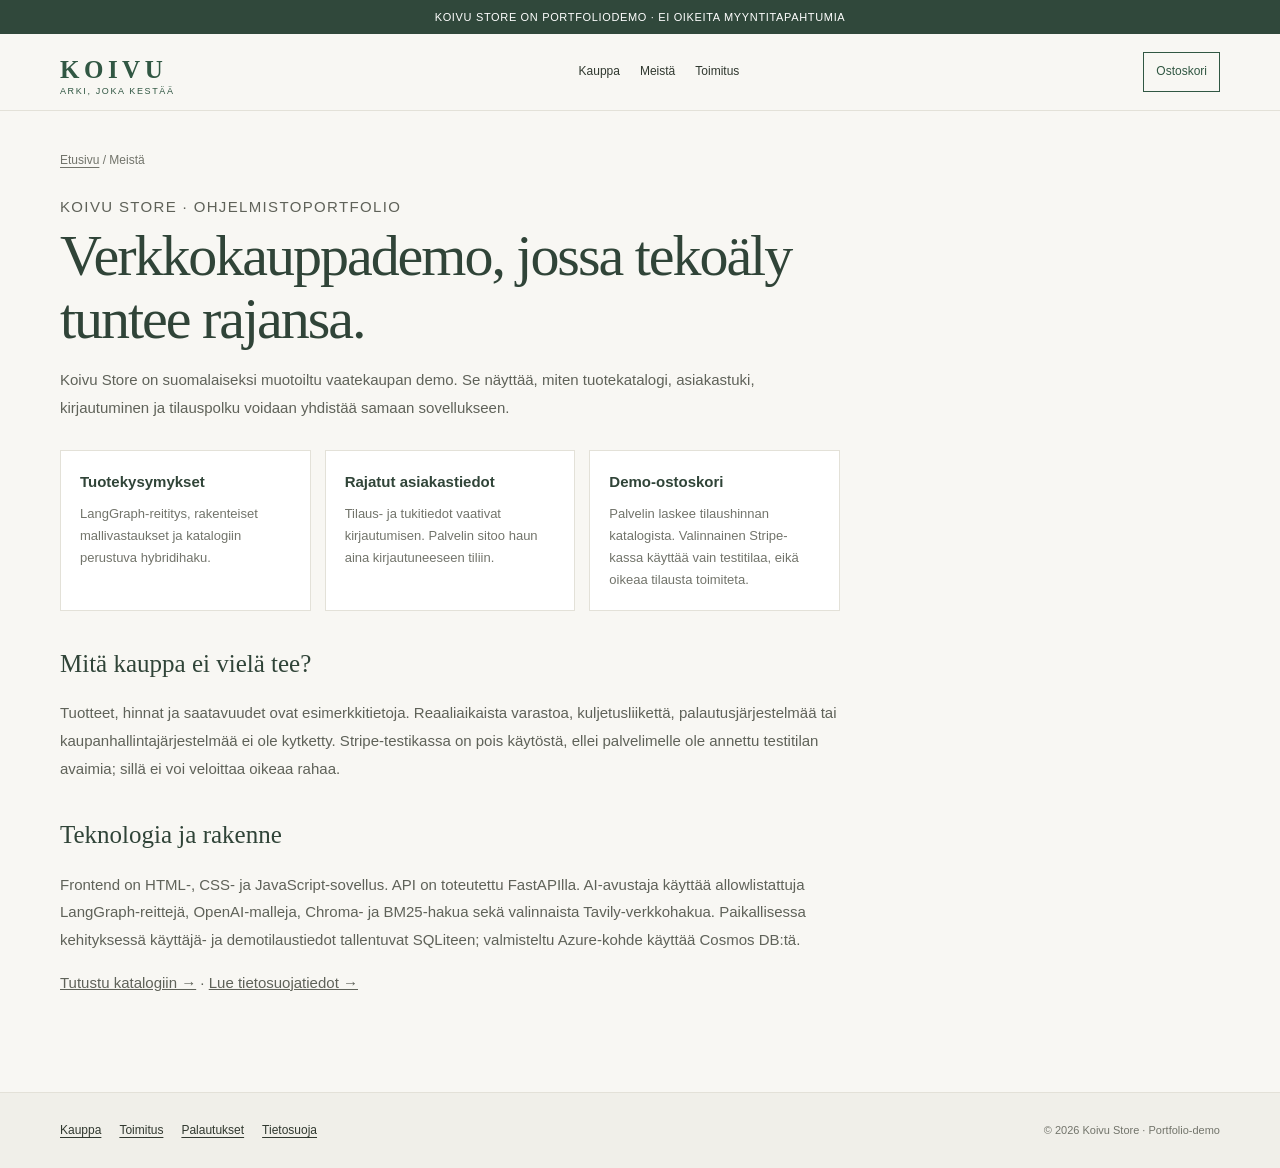
<file: Koivu Store AI Agent/frontend/about.html>
<!doctype html>
<html lang="fi">
<head><meta charset="utf-8"><meta name="viewport" content="width=device-width,initial-scale=1"><meta name="theme-color" content="#f8f7f3"><meta name="description" content="Koivu Store on tekoälyä ja verkkokaupan työnkulkuja esittelevä portfolio-demo."><title>Meistä — KOIVU</title><link rel="stylesheet" href="catalog-pages.css"></head>
<body class="catalog-page"><div class="page-announcement">KOIVU STORE ON PORTFOLIODEMO · EI OIKEITA MYYNTITAPAHTUMIA</div><header class="page-header"><div class="page-header-inner"><a class="page-brand" href="index.html">KOIVU<small>ARKI, JOKA KESTÄÄ</small></a><nav class="page-nav" aria-label="Päänavigaatio"><a href="shop.html">Kauppa</a><a href="about.html" aria-current="page">Meistä</a><a href="shipping.html">Toimitus</a></nav><a class="page-cart" href="index.html?openCart=1#products">Ostoskori</a></div></header>
<main class="page-main"><p class="page-breadcrumb"><a href="index.html">Etusivu</a> / Meistä</p><div class="content-prose"><p class="page-category">KOIVU STORE · OHJELMISTOPORTFOLIO</p><h1 class="page-title">Verkkokauppademo, jossa tekoäly tuntee rajansa.</h1><p class="page-lead">Koivu Store on suomalaiseksi muotoiltu vaatekaupan demo. Se näyttää, miten tuotekatalogi, asiakastuki, kirjautuminen ja tilauspolku voidaan yhdistää samaan sovellukseen.</p><div class="policy-cards"><article class="policy-card"><h3>Tuotekysymykset</h3><p>LangGraph-reititys, rakenteiset mallivastaukset ja katalogiin perustuva hybridihaku.</p></article><article class="policy-card"><h3>Rajatut asiakastiedot</h3><p>Tilaus- ja tukitiedot vaativat kirjautumisen. Palvelin sitoo haun aina kirjautuneeseen tiliin.</p></article><article class="policy-card"><h3>Demo-ostoskori</h3><p>Palvelin laskee tilaushinnan katalogista. Valinnainen Stripe-kassa käyttää vain testitilaa, eikä oikeaa tilausta toimiteta.</p></article></div><h2>Mitä kauppa ei vielä tee?</h2><p>Tuotteet, hinnat ja saatavuudet ovat esimerkkitietoja. Reaaliaikaista varastoa, kuljetusliikettä, palautusjärjestelmää tai kaupanhallintajärjestelmää ei ole kytketty. Stripe-testikassa on pois käytöstä, ellei palvelimelle ole annettu testitilan avaimia; sillä ei voi veloittaa oikeaa rahaa.</p><h2>Teknologia ja rakenne</h2><p>Frontend on HTML-, CSS- ja JavaScript-sovellus. API on toteutettu FastAPIlla. AI-avustaja käyttää allowlistattuja LangGraph-reittejä, OpenAI-malleja, Chroma- ja BM25-hakua sekä valinnaista Tavily-verkkohakua. Paikallisessa kehityksessä käyttäjä- ja demotilaustiedot tallentuvat SQLiteen; valmisteltu Azure-kohde käyttää Cosmos DB:tä.</p><p><a href="shop.html">Tutustu katalogiin →</a> · <a href="privacy.html">Lue tietosuojatiedot →</a></p></div></main>
<footer class="page-footer"><div class="page-footer-inner"><nav class="page-footer-nav" aria-label="Lisätiedot"><a href="shop.html">Kauppa</a><a href="shipping.html">Toimitus</a><a href="returns.html">Palautukset</a><a href="privacy.html">Tietosuoja</a></nav><small>© 2026 Koivu Store · Portfolio-demo</small></div></footer></body></html>
</file>
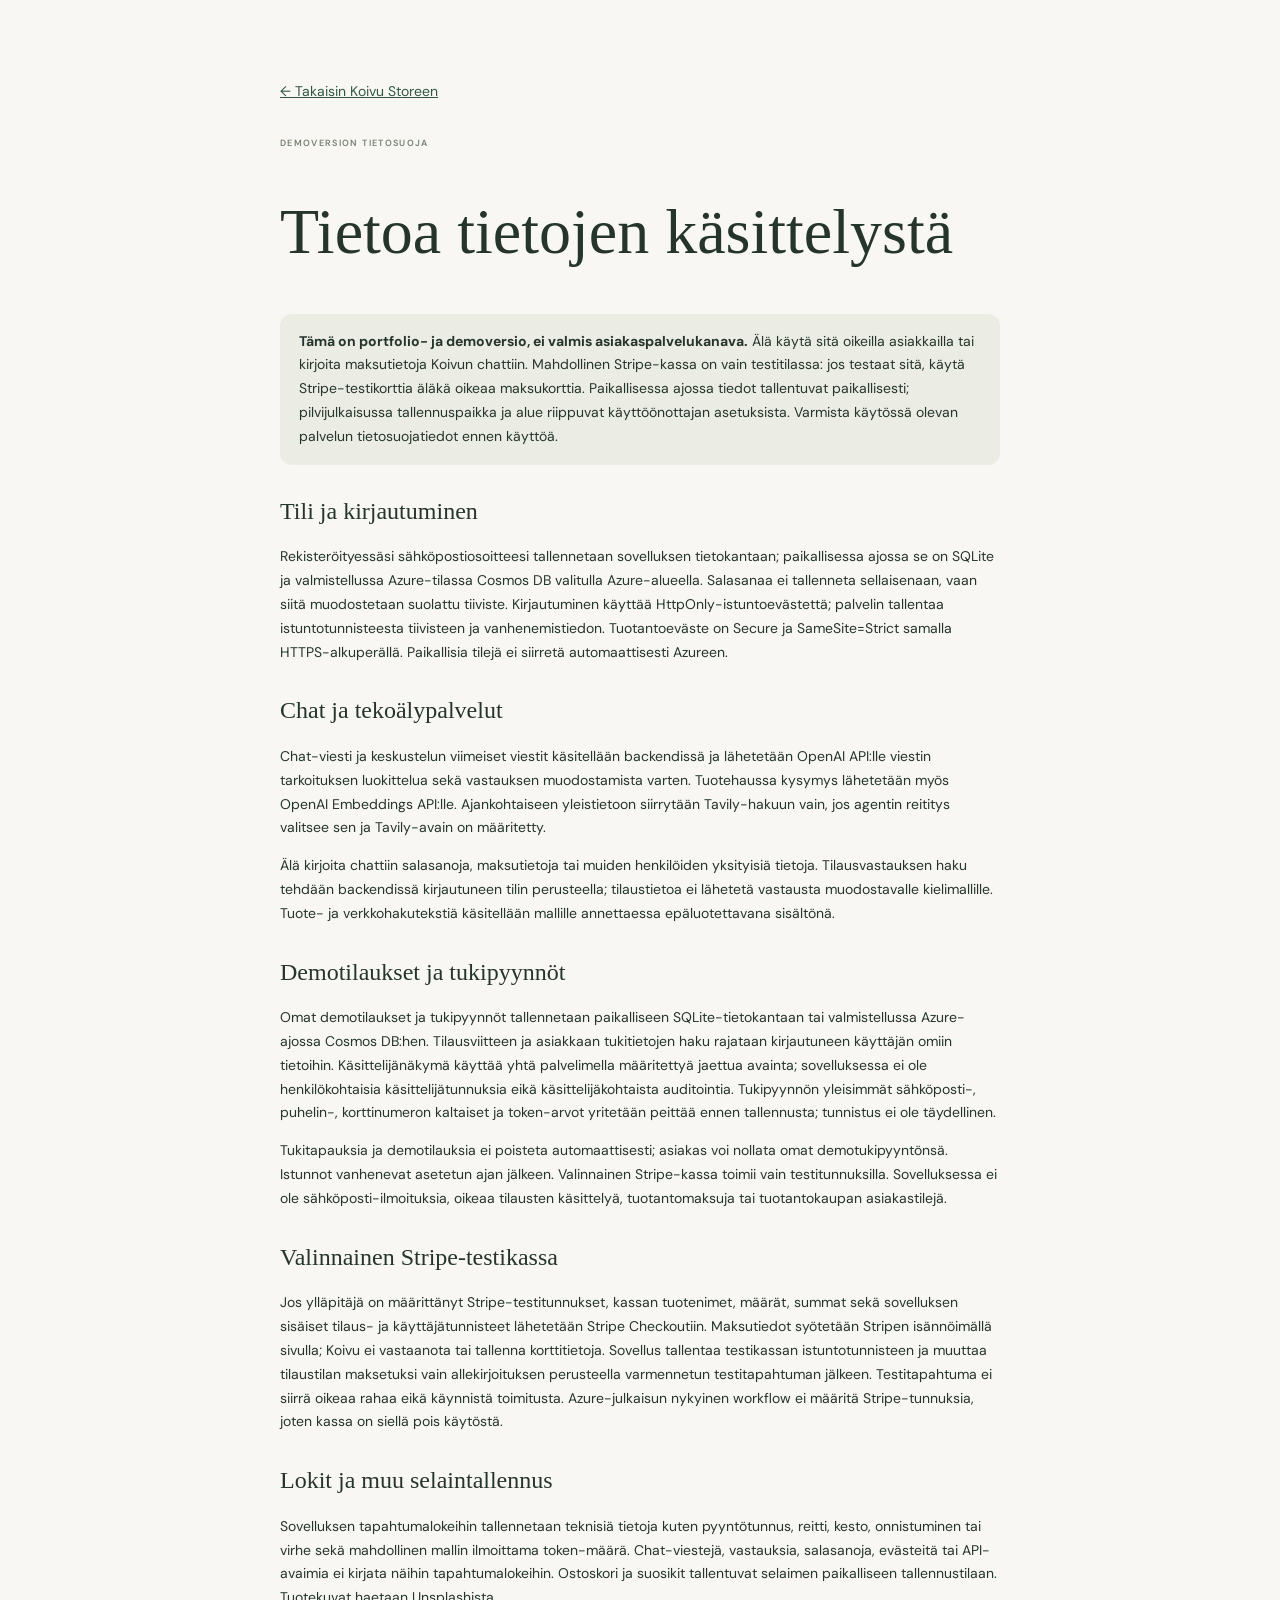
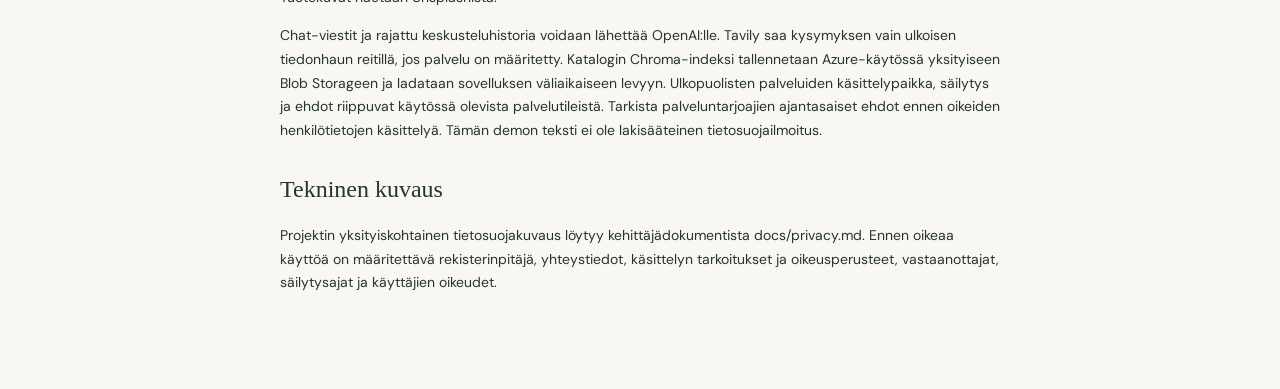
<file: Koivu Store AI Agent/frontend/privacy.html>
<!doctype html>
<html lang="fi">
<head>
  <meta charset="utf-8">
  <meta name="viewport" content="width=device-width, initial-scale=1">
  <meta name="theme-color" content="#f8f7f3">
  <title>Tietosuojatiedot — Koivu Store demo</title>
  <link rel="stylesheet" href="store.css">
  <style>
    .privacy-page{max-width:760px;margin:0 auto;padding:clamp(2rem,7vw,5rem) 1.25rem;color:#26352c;line-height:1.7}
    .privacy-page h1,.privacy-page h2{font-family:Georgia,serif;font-weight:500;line-height:1.2}
    .privacy-page h1{font-size:clamp(2.3rem,6vw,4rem)}.privacy-page h2{margin-top:2rem;font-size:1.5rem}
    .privacy-page a{color:#315743}.privacy-back{display:inline-block;margin-bottom:2rem}
    .privacy-callout{padding:1rem 1.2rem;background:#ebece3;border-radius:12px}
  </style>
</head>
<body>
  <main class="privacy-page">
    <a class="privacy-back" href="index.html">← Takaisin Koivu Storeen</a>
    <p class="kicker">DEMOVERSION TIETOSUOJA</p>
    <h1>Tietoa tietojen käsittelystä</h1>
    <p class="privacy-callout"><strong>Tämä on portfolio- ja demoversio, ei valmis asiakaspalvelukanava.</strong> Älä käytä sitä oikeilla asiakkailla tai kirjoita maksutietoja Koivun chattiin. Mahdollinen Stripe-kassa on vain testitilassa: jos testaat sitä, käytä Stripe-testikorttia äläkä oikeaa maksukorttia. Paikallisessa ajossa tiedot tallentuvat paikallisesti; pilvijulkaisussa tallennuspaikka ja alue riippuvat käyttöönottajan asetuksista. Varmista käytössä olevan palvelun tietosuojatiedot ennen käyttöä.</p>

    <h2>Tili ja kirjautuminen</h2>
    <p>Rekisteröityessäsi sähköpostiosoitteesi tallennetaan sovelluksen tietokantaan; paikallisessa ajossa se on SQLite ja valmistellussa Azure-tilassa Cosmos DB valitulla Azure-alueella. Salasanaa ei tallenneta sellaisenaan, vaan siitä muodostetaan suolattu tiiviste. Kirjautuminen käyttää HttpOnly-istuntoevästettä; palvelin tallentaa istuntotunnisteesta tiivisteen ja vanhenemistiedon. Tuotantoeväste on Secure ja SameSite=Strict samalla HTTPS-alkuperällä. Paikallisia tilejä ei siirretä automaattisesti Azureen.</p>

    <h2>Chat ja tekoälypalvelut</h2>
    <p>Chat-viesti ja keskustelun viimeiset viestit käsitellään backendissä ja lähetetään OpenAI API:lle viestin tarkoituksen luokittelua sekä vastauksen muodostamista varten. Tuotehaussa kysymys lähetetään myös OpenAI Embeddings API:lle. Ajankohtaiseen yleistietoon siirrytään Tavily-hakuun vain, jos agentin reititys valitsee sen ja Tavily-avain on määritetty.</p>
    <p>Älä kirjoita chattiin salasanoja, maksutietoja tai muiden henkilöiden yksityisiä tietoja. Tilausvastauksen haku tehdään backendissä kirjautuneen tilin perusteella; tilaustietoa ei lähetetä vastausta muodostavalle kielimallille. Tuote- ja verkkohakutekstiä käsitellään mallille annettaessa epäluotettavana sisältönä.</p>

    <h2>Demotilaukset ja tukipyynnöt</h2>
    <p>Omat demotilaukset ja tukipyynnöt tallennetaan paikalliseen SQLite-tietokantaan tai valmistellussa Azure-ajossa Cosmos DB:hen. Tilausviitteen ja asiakkaan tukitietojen haku rajataan kirjautuneen käyttäjän omiin tietoihin. Käsittelijänäkymä käyttää yhtä palvelimella määritettyä jaettua avainta; sovelluksessa ei ole henkilökohtaisia käsittelijätunnuksia eikä käsittelijäkohtaista auditointia. Tukipyynnön yleisimmät sähköposti-, puhelin-, korttinumeron kaltaiset ja token-arvot yritetään peittää ennen tallennusta; tunnistus ei ole täydellinen.</p>
    <p>Tukitapauksia ja demotilauksia ei poisteta automaattisesti; asiakas voi nollata omat demotukipyyntönsä. Istunnot vanhenevat asetetun ajan jälkeen. Valinnainen Stripe-kassa toimii vain testitunnuksilla. Sovelluksessa ei ole sähköposti-ilmoituksia, oikeaa tilausten käsittelyä, tuotantomaksuja tai tuotantokaupan asiakastilejä.</p>

    <h2>Valinnainen Stripe-testikassa</h2>
    <p>Jos ylläpitäjä on määrittänyt Stripe-testitunnukset, kassan tuotenimet, määrät, summat sekä sovelluksen sisäiset tilaus- ja käyttäjätunnisteet lähetetään Stripe Checkoutiin. Maksutiedot syötetään Stripen isännöimällä sivulla; Koivu ei vastaanota tai tallenna korttitietoja. Sovellus tallentaa testikassan istuntotunnisteen ja muuttaa tilaustilan maksetuksi vain allekirjoituksen perusteella varmennetun testitapahtuman jälkeen. Testitapahtuma ei siirrä oikeaa rahaa eikä käynnistä toimitusta. Azure-julkaisun nykyinen workflow ei määritä Stripe-tunnuksia, joten kassa on siellä pois käytöstä.</p>

    <h2>Lokit ja muu selaintallennus</h2>
    <p>Sovelluksen tapahtumalokeihin tallennetaan teknisiä tietoja kuten pyyntötunnus, reitti, kesto, onnistuminen tai virhe sekä mahdollinen mallin ilmoittama token-määrä. Chat-viestejä, vastauksia, salasanoja, evästeitä tai API-avaimia ei kirjata näihin tapahtumalokeihin. Ostoskori ja suosikit tallentuvat selaimen paikalliseen tallennustilaan. Tuotekuvat haetaan Unsplashista.</p>
    <p>Chat-viestit ja rajattu keskusteluhistoria voidaan lähettää OpenAI:lle. Tavily saa kysymyksen vain ulkoisen tiedonhaun reitillä, jos palvelu on määritetty. Katalogin Chroma-indeksi tallennetaan Azure-käytössä yksityiseen Blob Storageen ja ladataan sovelluksen väliaikaiseen levyyn. Ulkopuolisten palveluiden käsittelypaikka, säilytys ja ehdot riippuvat käytössä olevista palvelutileistä. Tarkista palveluntarjoajien ajantasaiset ehdot ennen oikeiden henkilötietojen käsittelyä. Tämän demon teksti ei ole lakisääteinen tietosuojailmoitus.</p>

    <h2>Tekninen kuvaus</h2>
    <p>Projektin yksityiskohtainen tietosuojakuvaus löytyy kehittäjädokumentista docs/privacy.md. Ennen oikeaa käyttöä on määritettävä rekisterinpitäjä, yhteystiedot, käsittelyn tarkoitukset ja oikeusperusteet, vastaanottajat, säilytysajat ja käyttäjien oikeudet.</p>
  </main>
</body>
</html>
</file>
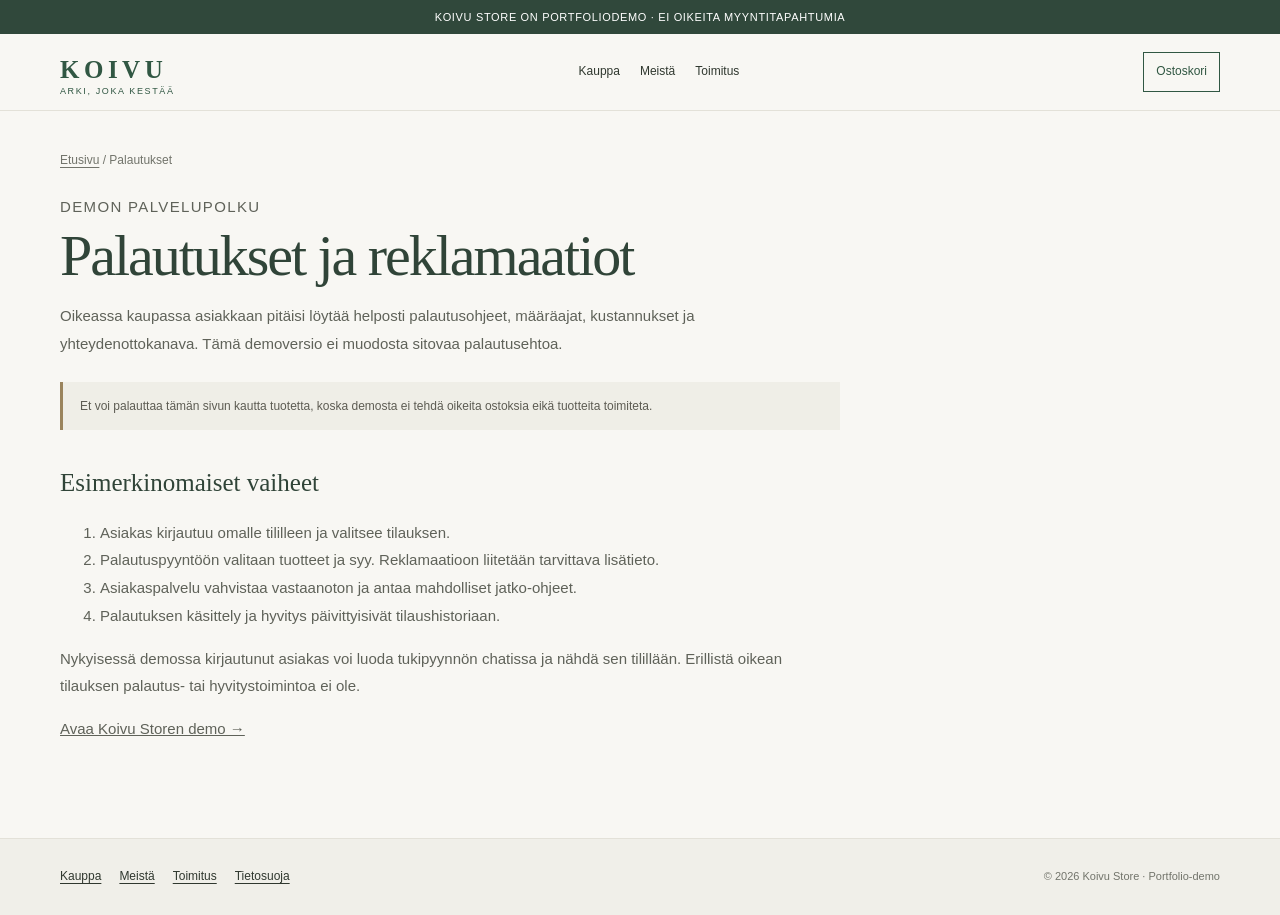
<file: Koivu Store AI Agent/frontend/returns.html>
<!doctype html>
<html lang="fi">
<head><meta charset="utf-8"><meta name="viewport" content="width=device-width,initial-scale=1"><meta name="theme-color" content="#f8f7f3"><meta name="description" content="Koivu Storen demon palautus- ja asiakastukipolku."><title>Palautukset ja reklamaatiot — KOIVU</title><link rel="stylesheet" href="catalog-pages.css"></head>
<body class="catalog-page"><div class="page-announcement">KOIVU STORE ON PORTFOLIODEMO · EI OIKEITA MYYNTITAPAHTUMIA</div><header class="page-header"><div class="page-header-inner"><a class="page-brand" href="index.html">KOIVU<small>ARKI, JOKA KESTÄÄ</small></a><nav class="page-nav" aria-label="Päänavigaatio"><a href="shop.html">Kauppa</a><a href="about.html">Meistä</a><a href="shipping.html">Toimitus</a></nav><a class="page-cart" href="index.html?openCart=1#products">Ostoskori</a></div></header>
<main class="page-main"><p class="page-breadcrumb"><a href="index.html">Etusivu</a> / Palautukset</p><div class="content-prose"><p class="page-category">DEMON PALVELUPOLKU</p><h1 class="page-title">Palautukset ja reklamaatiot</h1><p class="page-lead">Oikeassa kaupassa asiakkaan pitäisi löytää helposti palautusohjeet, määräajat, kustannukset ja yhteydenottokanava. Tämä demoversio ei muodosta sitovaa palautusehtoa.</p><div class="page-demo-note">Et voi palauttaa tämän sivun kautta tuotetta, koska demosta ei tehdä oikeita ostoksia eikä tuotteita toimiteta.</div><h2>Esimerkinomaiset vaiheet</h2><ol><li>Asiakas kirjautuu omalle tililleen ja valitsee tilauksen.</li><li>Palautuspyyntöön valitaan tuotteet ja syy. Reklamaatioon liitetään tarvittava lisätieto.</li><li>Asiakaspalvelu vahvistaa vastaanoton ja antaa mahdolliset jatko-ohjeet.</li><li>Palautuksen käsittely ja hyvitys päivittyisivät tilaushistoriaan.</li></ol><p>Nykyisessä demossa kirjautunut asiakas voi luoda tukipyynnön chatissa ja nähdä sen tilillään. Erillistä oikean tilauksen palautus- tai hyvitystoimintoa ei ole.</p><p><a href="index.html">Avaa Koivu Storen demo →</a></p></div></main>
<footer class="page-footer"><div class="page-footer-inner"><nav class="page-footer-nav" aria-label="Lisätiedot"><a href="shop.html">Kauppa</a><a href="about.html">Meistä</a><a href="shipping.html">Toimitus</a><a href="privacy.html">Tietosuoja</a></nav><small>© 2026 Koivu Store · Portfolio-demo</small></div></footer></body></html>
</file>
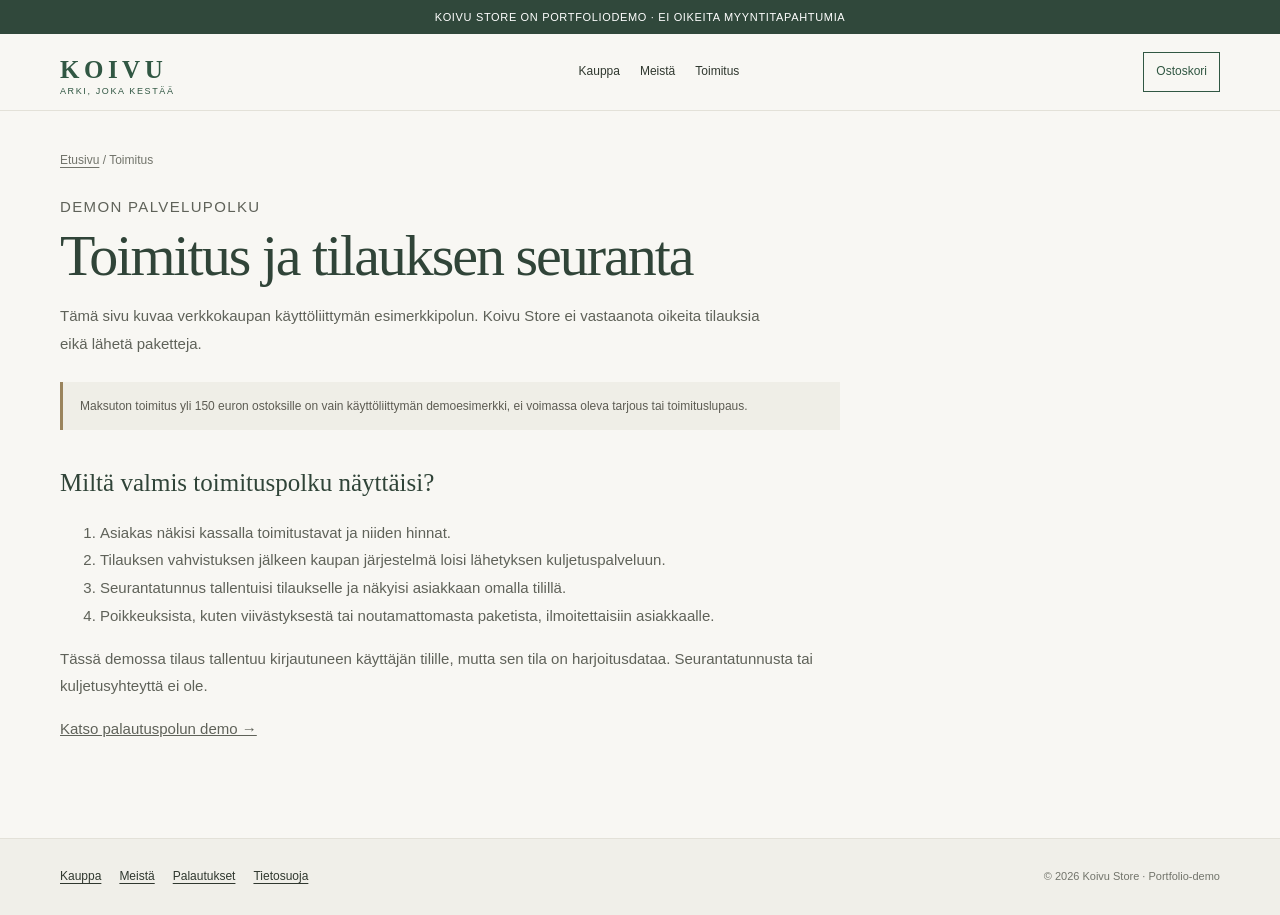
<file: Koivu Store AI Agent/frontend/shipping.html>
<!doctype html>
<html lang="fi">
<head><meta charset="utf-8"><meta name="viewport" content="width=device-width,initial-scale=1"><meta name="theme-color" content="#f8f7f3"><meta name="description" content="Koivu Storen demon toimitus- ja seurantapolun kuvaus."><title>Toimitus — KOIVU</title><link rel="stylesheet" href="catalog-pages.css"></head>
<body class="catalog-page"><div class="page-announcement">KOIVU STORE ON PORTFOLIODEMO · EI OIKEITA MYYNTITAPAHTUMIA</div><header class="page-header"><div class="page-header-inner"><a class="page-brand" href="index.html">KOIVU<small>ARKI, JOKA KESTÄÄ</small></a><nav class="page-nav" aria-label="Päänavigaatio"><a href="shop.html">Kauppa</a><a href="about.html">Meistä</a><a href="shipping.html" aria-current="page">Toimitus</a></nav><a class="page-cart" href="index.html?openCart=1#products">Ostoskori</a></div></header>
<main class="page-main"><p class="page-breadcrumb"><a href="index.html">Etusivu</a> / Toimitus</p><div class="content-prose"><p class="page-category">DEMON PALVELUPOLKU</p><h1 class="page-title">Toimitus ja tilauksen seuranta</h1><p class="page-lead">Tämä sivu kuvaa verkkokaupan käyttöliittymän esimerkkipolun. Koivu Store ei vastaanota oikeita tilauksia eikä lähetä paketteja.</p><div class="page-demo-note">Maksuton toimitus yli 150 euron ostoksille on vain käyttöliittymän demoesimerkki, ei voimassa oleva tarjous tai toimituslupaus.</div><h2>Miltä valmis toimituspolku näyttäisi?</h2><ol><li>Asiakas näkisi kassalla toimitustavat ja niiden hinnat.</li><li>Tilauksen vahvistuksen jälkeen kaupan järjestelmä loisi lähetyksen kuljetuspalveluun.</li><li>Seurantatunnus tallentuisi tilaukselle ja näkyisi asiakkaan omalla tilillä.</li><li>Poikkeuksista, kuten viivästyksestä tai noutamattomasta paketista, ilmoitettaisiin asiakkaalle.</li></ol><p>Tässä demossa tilaus tallentuu kirjautuneen käyttäjän tilille, mutta sen tila on harjoitusdataa. Seurantatunnusta tai kuljetusyhteyttä ei ole.</p><p><a href="returns.html">Katso palautuspolun demo →</a></p></div></main>
<footer class="page-footer"><div class="page-footer-inner"><nav class="page-footer-nav" aria-label="Lisätiedot"><a href="shop.html">Kauppa</a><a href="about.html">Meistä</a><a href="returns.html">Palautukset</a><a href="privacy.html">Tietosuoja</a></nav><small>© 2026 Koivu Store · Portfolio-demo</small></div></footer></body></html>
</file>
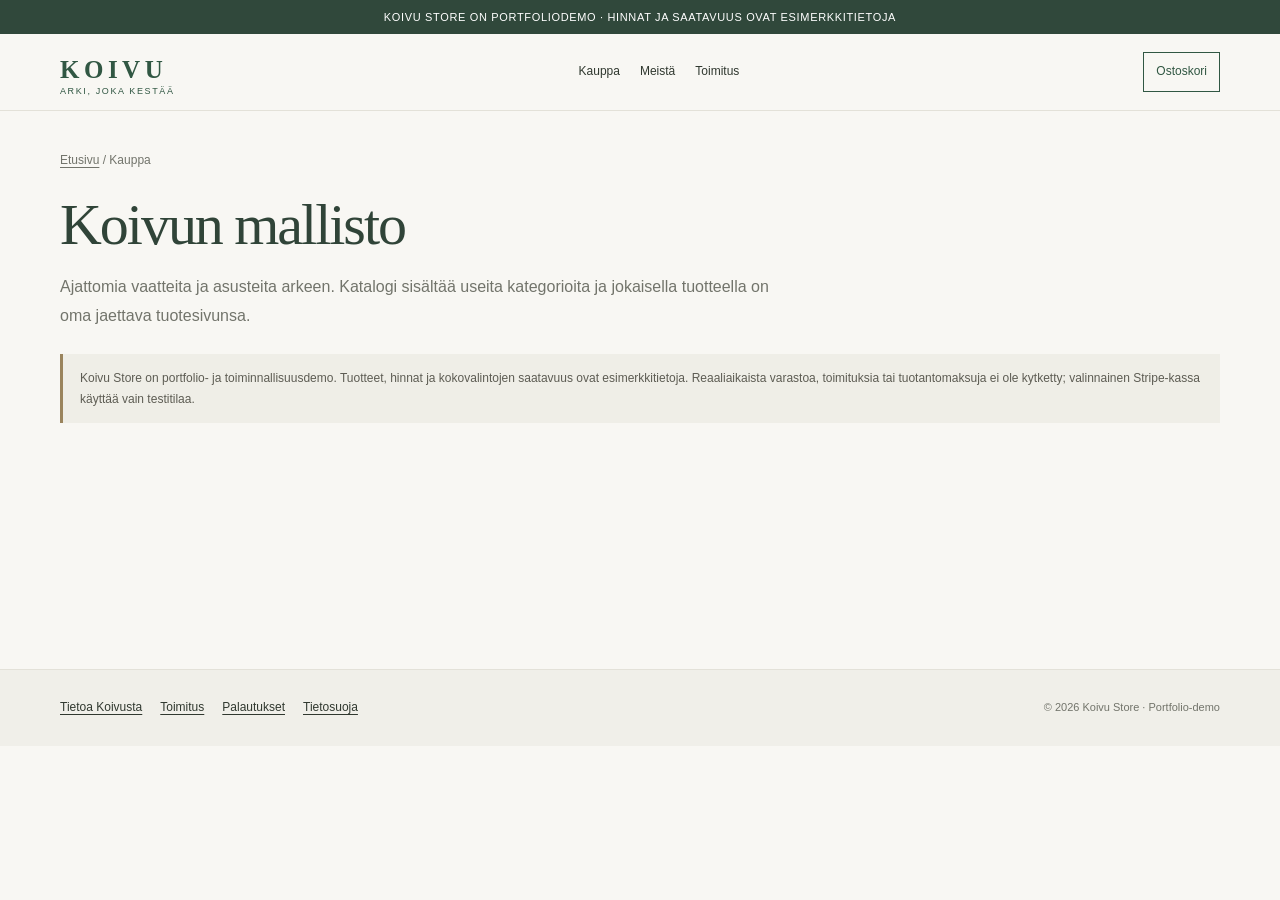
<file: Koivu Store AI Agent/frontend/shop.html>
<!doctype html>
<html lang="fi">
<head>
  <meta charset="utf-8"><meta name="viewport" content="width=device-width,initial-scale=1">
  <meta name="theme-color" content="#f8f7f3"><meta name="description" content="Tutustu Koivun vaatteiden, neuleiden, laukkujen, kenkien ja asusteiden mallistoon.">
  <title>Mallistomme — KOIVU</title><link rel="stylesheet" href="catalog-pages.css">
  <script defer src="app-config.js"></script><script defer src="catalog-pages.js"></script>
</head>
<body class="catalog-page" data-page="shop">
  <div class="page-announcement">KOIVU STORE ON PORTFOLIODEMO · HINNAT JA SAATAVUUS OVAT ESIMERKKITIETOJA</div>
  <header class="page-header"><div class="page-header-inner"><a class="page-brand" href="index.html">KOIVU<small>ARKI, JOKA KESTÄÄ</small></a><nav class="page-nav" aria-label="Päänavigaatio"><a href="shop.html">Kauppa</a><a href="about.html">Meistä</a><a href="shipping.html">Toimitus</a></nav><a class="page-cart" href="index.html?openCart=1#products">Ostoskori <span id="page-cart-count"></span></a></div></header>
  <main class="page-main"><p class="page-breadcrumb"><a href="index.html">Etusivu</a> / Kauppa</p><h1 class="page-title">Koivun mallisto</h1><p class="page-lead">Ajattomia vaatteita ja asusteita arkeen. Katalogi sisältää useita kategorioita ja jokaisella tuotteella on oma jaettava tuotesivunsa.</p><p class="page-demo-note">Koivu Store on portfolio- ja toiminnallisuusdemo. Tuotteet, hinnat ja kokovalintojen saatavuus ovat esimerkkitietoja. Reaaliaikaista varastoa, toimituksia tai tuotantomaksuja ei ole kytketty; valinnainen Stripe-kassa käyttää vain testitilaa.</p><div id="shop-toolbar" class="shop-toolbar"></div><p id="shop-count" class="shop-result-count" aria-live="polite"></p><div id="shop-products" class="page-product-grid" aria-live="polite"></div></main>
  <footer class="page-footer"><div class="page-footer-inner"><nav class="page-footer-nav" aria-label="Lisätiedot"><a href="about.html">Tietoa Koivusta</a><a href="shipping.html">Toimitus</a><a href="returns.html">Palautukset</a><a href="privacy.html">Tietosuoja</a></nav><small>© 2026 Koivu Store · Portfolio-demo</small></div></footer>
</body></html>
</file>
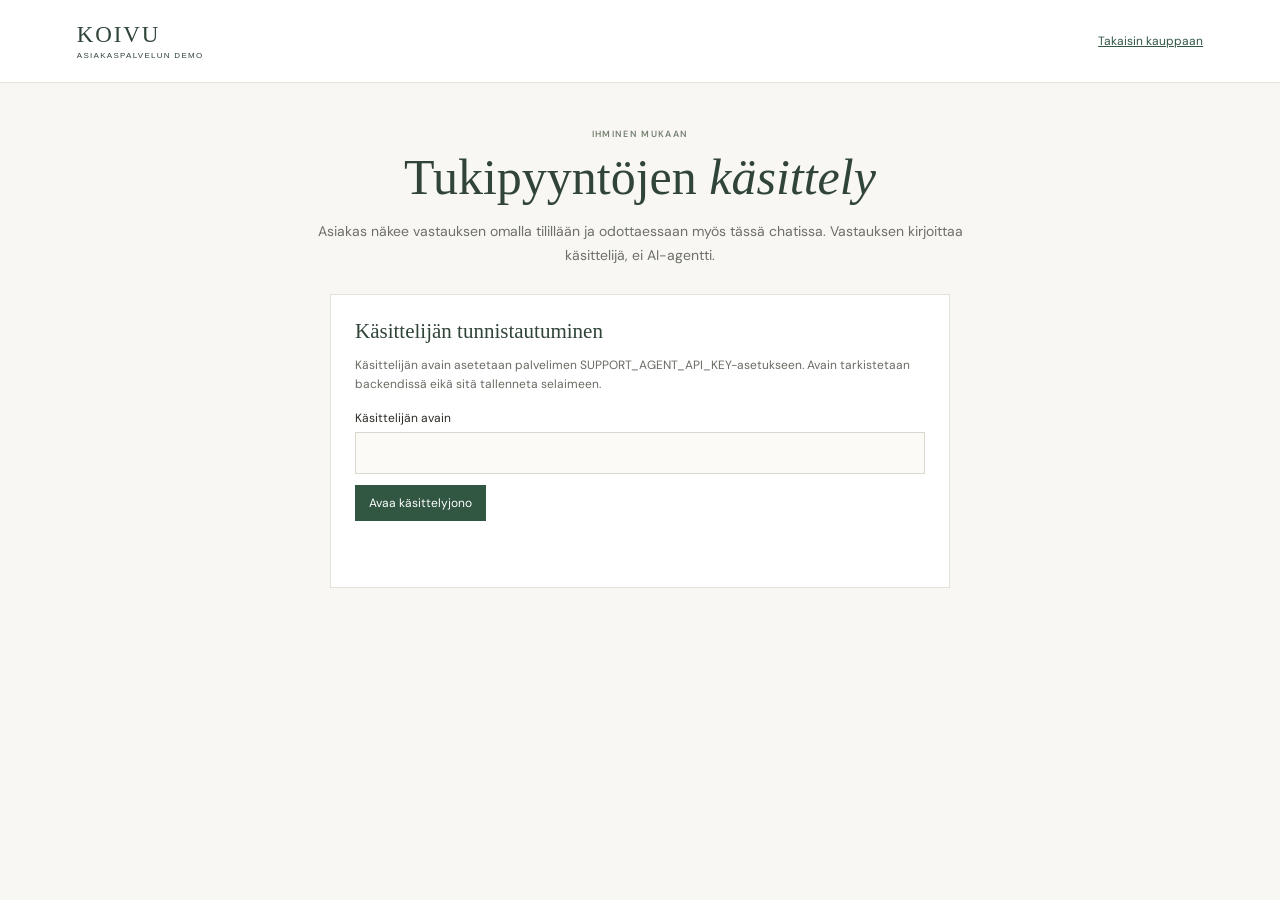
<file: Koivu Store AI Agent/frontend/support.html>
<!doctype html>
<html lang="fi"><head><meta charset="utf-8"><meta name="viewport" content="width=device-width,initial-scale=1"><meta name="theme-color" content="#f8f7f3"><title>Asiakaspalvelu - KOIVU</title><link rel="stylesheet" href="store.css?v=20260930-checkout-human-demo"><link rel="stylesheet" href="support.css?v=20260930-checkout-human-demo"><script defer src="app-config.js"></script><script defer src="support-console.js?v=20260930-checkout-human-demo"></script></head>
<body class="support-console"><header class="support-top"><a class="support-brand" href="index.html">KOIVU<small>ASIAKASPALVELUN DEMO</small></a><a href="index.html" class="support-back">Takaisin kauppaan</a></header>
<main class="support-main"><section class="support-intro"><p class="kicker">IHMINEN MUKAAN</p><h1>Tukipyyntöjen <em>käsittely</em></h1><p>Asiakas näkee vastauksen omalla tilillään ja odottaessaan myös tässä chatissa. Vastauksen kirjoittaa käsittelijä, ei AI-agentti.</p></section>
<section id="support-login-panel" class="support-panel"><h2>Käsittelijän tunnistautuminen</h2><p>Käsittelijän avain asetetaan palvelimen SUPPORT_AGENT_API_KEY-asetukseen. Avain tarkistetaan backendissä eikä sitä tallenneta selaimeen.</p><form id="support-login-form"><label for="support-key">Käsittelijän avain</label><input id="support-key" type="password" autocomplete="current-password" required minlength="24"><button type="submit">Avaa käsittelyjono</button></form><p id="support-login-status" class="support-status" role="status" aria-live="polite"></p></section>
<section id="support-workspace" hidden><div class="support-toolbar"><div><h2>Käsittelyjono</h2><p id="support-count">Ladataan...</p></div><div class="support-toolbar-actions"><label for="support-filter">Näytä</label><select id="support-filter"><option value="open">Avoinna</option><option value="answered">Vastattu</option><option value="closed">Suljettu</option><option value="all">Kaikki</option></select><button id="support-refresh" type="button">Päivitä</button><button id="support-logout" type="button" class="support-quiet">Lukitse</button></div></div><p id="support-feedback" class="support-status" role="status" aria-live="polite"></p><div id="support-case-list" class="support-case-list"></div></section></main></body></html>
</file>
<file: Koivu Store AI Agent/frontend/catalog-pages.css>
:root{color-scheme:light;--page-paper:#f8f7f3;--page-ink:#30382f;--page-muted:#72746b;--page-forest:#315743;--page-line:#e3e1d8}
*{box-sizing:border-box}body.catalog-page{margin:0;background:var(--page-paper);color:var(--page-ink);font-family:Arial,Helvetica,sans-serif;font-size:15px;line-height:1.65}a{color:inherit}.page-announcement{padding:8px 16px;background:#30483b;color:#fff;text-align:center;font-size:11px;letter-spacing:.06em}.page-header{position:sticky;z-index:5;top:0;border-bottom:1px solid var(--page-line);background:#f8f7f3f2;backdrop-filter:blur(12px)}.page-header-inner{width:min(1160px,calc(100% - 40px));min-height:76px;margin:auto;display:flex;align-items:center;justify-content:space-between;gap:24px}.page-brand{color:var(--page-forest);font-family:Georgia,serif;font-size:25px;font-weight:bold;letter-spacing:.18em;text-decoration:none}.page-brand small{display:block;margin-top:-4px;font:9px Arial,sans-serif;letter-spacing:.18em;text-align:center}.page-nav{display:flex;flex-wrap:wrap;gap:20px}.page-nav a,.page-cart{font-size:12px;text-decoration:none}.page-nav a:hover,.page-cart:hover{color:var(--page-forest);text-decoration:underline;text-underline-offset:4px}.page-cart{padding:9px 12px;border:1px solid var(--page-forest);color:var(--page-forest)}.page-main{width:min(1160px,calc(100% - 40px));min-height:62vh;margin:0 auto;padding:40px 0 80px}.page-breadcrumb{margin:0 0 22px;color:var(--page-muted);font-size:12px}.page-breadcrumb a{text-underline-offset:3px}.page-title{margin:0;color:#304438;font-family:Georgia,serif;font-size:clamp(34px,5vw,58px);font-weight:500;line-height:1.1;letter-spacing:-.035em}.page-lead{max-width:720px;color:var(--page-muted);font-size:16px;line-height:1.8}.page-demo-note{margin:24px 0;padding:14px 17px;border-left:3px solid #9a845d;background:#efeee7;color:#5d5c53;font-size:12px;line-height:1.7}.shop-toolbar{margin:28px 0 20px;display:flex;flex-wrap:wrap;align-items:center;gap:10px}.shop-toolbar input,.shop-toolbar select{min-height:42px;padding:8px 12px;border:1px solid var(--page-line);background:#fff;font:inherit;font-size:13px}.shop-toolbar input{flex:1;min-width:210px}.category-links{display:flex;flex-wrap:wrap;gap:8px}.category-links a{padding:9px 12px;border:1px solid var(--page-line);font-size:12px;text-decoration:none}.category-links a[aria-current=true],.category-links a:hover{border-color:var(--page-forest);background:#e9ece5;color:var(--page-forest)}.shop-result-count{margin:10px 0 18px;color:var(--page-muted);font-size:12px}.page-product-grid{display:grid;grid-template-columns:repeat(4,minmax(0,1fr));gap:24px 16px}.page-product-card{min-width:0}.page-product-photo{position:relative;display:block;overflow:hidden;aspect-ratio:4/5;background:#e9e6dd}.page-product-photo img{width:100%;height:100%;display:block;object-fit:cover;transition:transform .35s}.page-product-photo:hover img{transform:scale(1.035)}.page-product-info{padding:10px 2px}.page-category{margin:0 0 3px;color:#778174;font-size:10px;text-transform:uppercase;letter-spacing:.09em}.page-product-title{margin:0;color:#34382e;font-family:Georgia,serif;font-size:17px;font-weight:500;line-height:1.35}.page-product-title a{text-decoration:none}.page-product-title a:hover{text-decoration:underline;text-underline-offset:3px}.page-product-meta{margin:5px 0;color:var(--page-muted);font-size:12px}.page-product-price{margin:5px 0;color:#344438;font-size:13px;font-weight:700}.page-empty{grid-column:1/-1;padding:50px 20px;color:var(--page-muted);text-align:center}.product-layout{display:grid;grid-template-columns:minmax(0,1.05fr) minmax(340px,.95fr);gap:clamp(30px,6vw,82px);align-items:start}.product-main-image{width:100%;max-height:760px;aspect-ratio:4/5;object-fit:cover;background:#e9e6dd}.product-detail-copy{position:sticky;top:112px;padding:20px 0}.product-detail-copy h1{margin:8px 0;color:#304438;font-family:Georgia,serif;font-size:clamp(30px,4vw,46px);font-weight:500;line-height:1.15}.product-detail-price{margin:12px 0;color:#313a31;font-size:18px;font-weight:700}.product-detail-material,.product-detail-desc,.product-detail-care{color:var(--page-muted);font-size:14px;line-height:1.8}.product-detail-copy h2{margin:24px 0 9px;color:#304438;font-family:Georgia,serif;font-size:19px;font-weight:500}.variant-options{display:flex;flex-wrap:wrap;gap:8px}.variant-button{min-height:39px;padding:8px 12px;border:1px solid var(--page-line);background:#fff;color:var(--page-ink);font:inherit;font-size:12px;cursor:pointer}.variant-button[aria-pressed=true]{border-color:var(--page-forest);box-shadow:inset 0 0 0 1px var(--page-forest)}.variant-button:disabled{color:#a8a69d;text-decoration:line-through;cursor:not-allowed}.page-primary-button{width:100%;min-height:48px;margin:23px 0 10px;border:0;background:var(--page-forest);color:#fff;font:inherit;font-weight:600;cursor:pointer}.page-primary-button:disabled{opacity:.5;cursor:not-allowed}.product-availability{min-height:24px;color:#63725f;font-size:12px}.product-availability.sold-out{color:#a05a50}.page-footer{border-top:1px solid var(--page-line);background:#f0efe9}.page-footer-inner{width:min(1160px,calc(100% - 40px));margin:auto;padding:28px 0;display:flex;justify-content:space-between;gap:20px}.page-footer-nav{display:flex;flex-wrap:wrap;gap:18px}.page-footer a{font-size:12px;text-underline-offset:3px}.page-footer small{color:var(--page-muted);font-size:11px}.content-prose{max-width:780px}.content-prose h2{margin:32px 0 8px;color:#304438;font-family:Georgia,serif;font-size:25px;font-weight:500}.content-prose p,.content-prose li{color:#5f6259;font-size:15px;line-height:1.85}.content-prose ul{padding-left:22px}.policy-cards{margin:28px 0;display:grid;grid-template-columns:repeat(3,minmax(0,1fr));gap:14px}.policy-card{padding:19px;border:1px solid var(--page-line);background:#fff}.policy-card h3{margin:0 0 8px;color:#304438;font-size:15px}.policy-card p{margin:0;color:var(--page-muted);font-size:13px;line-height:1.7}
.name{color:#30382f;text-decoration:none}.name:hover{text-decoration:underline;text-underline-offset:3px}.catalog-demo-note{margin:8px 0 18px;color:#73766c;font-size:11px;line-height:1.6}.catalog-all-link{text-align:center}.catalog-all-link a{display:inline-block;margin:22px auto 0;color:#315743;font-size:12px;text-underline-offset:4px}
@media(max-width:850px){.page-product-grid{grid-template-columns:repeat(3,minmax(0,1fr))}.product-layout{gap:32px}.page-nav{gap:12px}}
@media(max-width:620px){.page-header-inner{width:calc(100% - 24px);min-height:66px;gap:10px}.page-brand{font-size:20px}.page-brand small{font-size:7px}.page-nav{gap:8px}.page-nav a{font-size:10px}.page-nav a:nth-child(3){display:none}.page-cart{padding:7px 8px;font-size:10px}.page-main{width:calc(100% - 28px);padding:29px 0 55px}.page-lead{font-size:14px}.page-product-grid{grid-template-columns:repeat(2,minmax(0,1fr));gap:20px 10px}.page-product-title{font-size:15px}.page-product-meta{font-size:10px}.product-layout{grid-template-columns:1fr;gap:16px}.product-main-image{max-height:520px}.product-detail-copy{position:static;padding:10px 0}.policy-cards{grid-template-columns:1fr}.page-footer-inner{width:calc(100% - 28px);flex-direction:column}.page-footer-nav{gap:11px}}
@media(prefers-reduced-motion:reduce){*,*::before,*::after{scroll-behavior:auto!important;animation-duration:.01ms!important;transition-duration:.01ms!important}}
</file>
<file: Koivu Store AI Agent/frontend/store.css>
@import url('https://fonts.googleapis.com/css2?family=DM+Sans:wght@400;500;600;700&family=Manrope:wght@400;500;600;700&display=swap');

*,*::before,*::after{box-sizing:border-box}
html{scroll-behavior:smooth;scroll-padding-top:96px}
body{margin:0;background:#f8f7f3;color:#292b24;font-family:"DM Sans",sans-serif;font-size:14px;-webkit-font-smoothing:antialiased}
:root{--paper:#f8f7f3;--surface:#fffefa;--forest:#294d40;--deep:#1f3c32;--text:#292b24;--muted:#818076;--line:#e9e6dd;--content:1280px}
a{color:inherit}button,input,select{font:inherit}:focus-visible{outline:2px solid #718b75;outline-offset:3px}
.announcement{min-height:34px;padding:6px 12px;display:flex;align-items:center;justify-content:center;background:var(--deep);color:#f8f6ef;text-align:center;font-size:9px;letter-spacing:.12em}.announcement b{padding:0 5px;color:#e8d4ac}
.header{position:sticky;z-index:20;top:0;border-bottom:1px solid rgba(40,44,36,.08);background:rgba(248,247,243,.97);backdrop-filter:blur(14px)}
.header-row{width:min(var(--content),calc(100% - 80px));min-height:76px;margin:auto;display:grid;grid-template-columns:1fr auto 1fr;align-items:center}
.nav{display:flex;gap:23px;align-items:center}.nav a{color:#606057;font-size:11px;text-decoration:none}.nav a:hover,.footer a:hover{color:var(--forest)}
.brand{justify-self:center;color:var(--deep);font-family:"Manrope",sans-serif;font-size:25px;font-weight:700;letter-spacing:.21em;text-decoration:none}.brand small{display:block;margin-top:1px;color:#818075;font-family:"DM Sans",sans-serif;font-size:7px;font-weight:500;letter-spacing:.22em;text-align:center}
.actions{justify-self:end;display:flex;gap:6px}.icon-btn{position:relative;width:39px;height:39px;padding:0;display:grid;place-items:center;border:0;border-radius:50%;background:transparent;color:#373a32;cursor:pointer}.icon-btn:hover{background:#efeee7}.icon-btn svg{width:19px;height:19px;fill:none;stroke:currentColor;stroke-width:1.6;stroke-linecap:round;stroke-linejoin:round}.count{position:absolute;top:1px;right:0;min-width:15px;height:15px;padding:0 3px;display:grid;place-items:center;border-radius:10px;background:var(--forest);color:#fff;font-size:9px}.count[hidden]{display:none}
.search{width:min(var(--content),calc(100% - 80px));margin:auto;padding-bottom:14px}.search[hidden]{display:none}.search input{width:100%;height:38px;padding:5px 10px;border:0;border-bottom:1px solid #aaa797;background:transparent;color:var(--text);outline:0}
.hero{width:min(var(--content),calc(100% - 80px));min-height:440px;margin:25px auto 0;display:grid;grid-template-columns:.87fr 1.13fr;background:#efeee7}
.hero-copy{align-self:center;padding:42px clamp(28px,6vw,80px)}.eyebrow{margin:0 0 18px;color:#64796a;font-size:9px;font-weight:600;letter-spacing:.15em;text-transform:uppercase}
.hero h1{margin:0;color:#263f33;font-family:"Manrope",sans-serif;font-size:clamp(39px,5.3vw,65px);font-weight:500;letter-spacing:-.075em;line-height:1.055}.hero h1 em{color:#788473;font-family:Georgia,serif;font-weight:400}
.hero-copy>p:not(.eyebrow){max-width:345px;margin:17px 0 24px;color:#747269;font-size:12px;line-height:1.85}
.primary{min-height:45px;padding:0 18px;display:inline-flex;align-items:center;justify-content:center;gap:11px;border:1px solid var(--forest);background:var(--forest);color:white;font-size:10px;text-decoration:none;cursor:pointer;transition:.18s}.primary:hover{border-color:var(--deep);background:var(--deep);transform:translateY(-1px)}
.hero-note{margin:13px 0 0!important;color:#87857a!important;font-size:9px!important}
.hero-photo{position:relative;min-height:440px;overflow:hidden;background:#dad5ca}.hero-photo>img,.campaign-photo img{width:100%;height:100%;display:block;object-fit:cover}.hero-photo>img{position:absolute;inset:0;object-position:52% 43%}.photo-tag{position:absolute;top:17px;left:17px;padding:8px 10px;background:rgba(255,254,250,.91);color:#365243;font-size:8px;letter-spacing:.08em}.photo-caption{position:absolute;right:17px;bottom:17px;color:white;font-size:8px;letter-spacing:.12em;text-shadow:0 1px 10px #514c4177}
.perks{width:min(var(--content),calc(100% - 80px));min-height:64px;margin:auto;display:grid;grid-template-columns:repeat(3,1fr);border-bottom:1px solid var(--line)}.perk{display:flex;align-items:center;justify-content:center;gap:9px;color:#69695f;font-size:10px}.perk+.perk{border-left:1px solid #e2e0d6}.perk svg{width:17px;height:17px;flex:0 0 auto;fill:none;stroke:#68806f;stroke-width:1.5;stroke-linecap:round;stroke-linejoin:round}
.catalog{width:min(var(--content),calc(100% - 80px));margin:auto;padding:61px 0 69px}.section-heading{margin-bottom:21px;display:flex;align-items:flex-end;justify-content:space-between;gap:18px}.kicker{margin:0 0 7px;color:#768173;font-size:9px;font-weight:600;letter-spacing:.15em;text-transform:uppercase}
.section-heading h2,.story h2,.newsletter h2{margin:0;color:#304438;font-family:"Manrope",sans-serif;font-size:clamp(25px,3vw,33px);font-weight:500;letter-spacing:-.055em}.section-heading h2 em{color:#838174;font-family:Georgia,serif;font-weight:400}
.section-desc{margin:7px 0 0;color:#828075;font-size:10px}.product-count{color:#828075;font-size:10px;white-space:nowrap}
.toolbar{min-height:44px;margin-bottom:14px;display:flex;align-items:center;justify-content:space-between;gap:8px}.filters{display:flex;gap:5px;flex-wrap:wrap}.filter{padding:8px 12px;border:1px solid transparent;background:transparent;color:#737268;font-size:10px;cursor:pointer}.filter:hover{border-color:#d7d5cb;color:var(--forest)}.filter[aria-pressed=true]{border-color:var(--forest);background:var(--forest);color:white}.sort{max-width:145px;border:0;background:transparent;color:#6e6d63;font-size:10px}
.grid{display:grid;grid-template-columns:repeat(3,minmax(0,1fr));gap:31px 20px}.card{min-width:0;animation:appear .25s ease both}@keyframes appear{from{transform:translateY(5px);opacity:0}to{transform:translateY(0);opacity:1}}
.product-photo{position:relative;overflow:hidden;aspect-ratio:1/1.18;background:#eae7de}.product-photo>img{width:100%;height:100%;display:block;object-fit:cover;transition:transform .5s}.card:hover .product-photo>img{transform:scale(1.04)}
.badge{position:absolute;top:11px;left:11px;padding:6px 8px;background:rgba(255,254,250,.93);color:#52644f;font-size:8px;letter-spacing:.04em}
.heart{position:absolute;top:7px;right:7px;width:34px;height:34px;display:grid;place-items:center;border:0;border-radius:50%;background:rgba(255,254,250,.91);color:#42443b;cursor:pointer}.heart svg{width:17px;fill:none;stroke:currentColor;stroke-width:1.6}.heart[aria-pressed=true]{color:#a4675d}.heart[aria-pressed=true] svg{fill:#f0e0da}
.quick{position:absolute;right:9px;bottom:9px;left:9px;min-height:38px;border:0;background:rgba(255,254,250,.96);color:#334b3c;font-size:10px;cursor:pointer;opacity:0;transition:.18s}.card:hover .quick,.quick:focus-visible{opacity:1}
.info{padding-top:11px}.category{margin:0 0 5px;color:#858377;font-size:9px}.title-row{display:flex;align-items:baseline;justify-content:space-between;gap:8px}.name{padding:0;border:0;background:transparent;color:#30332b;font-family:"Manrope",sans-serif;font-size:12px;font-weight:500;text-align:left;cursor:pointer}.name:hover{text-decoration:underline;text-underline-offset:3px}.price{color:#35372e;font-size:11px;font-weight:600;white-space:nowrap}.material{margin:5px 0 9px;color:#858377;font-size:9px}.swatches{display:flex;align-items:center;gap:7px}.swatch{width:14px;height:14px;padding:0;border:1px solid #0002;border-radius:50%;cursor:pointer}.swatch[aria-pressed=true]{outline:1px solid #60685d;outline-offset:2px}.swatch:disabled{opacity:.43;cursor:not-allowed}.empty{grid-column:1/-1;padding:45px;color:#79786d;text-align:center}.empty strong{display:block;margin-bottom:8px;color:#304438;font-family:"Manrope",sans-serif;font-size:19px;font-weight:500}
.campaign{width:min(var(--content),calc(100% - 80px));min-height:258px;margin:0 auto 65px;display:grid;grid-template-columns:1fr 1fr;background:#eeede5}.campaign-photo{min-height:258px;background:#d7d2c7}.campaign-copy{align-self:center;padding:29px clamp(26px,5vw,66px)}.campaign h2{max-width:390px;font-size:clamp(23px,2.7vw,32px);line-height:1.25}.campaign-copy>p:not(.kicker){max-width:350px;margin:12px 0 15px;color:#77766c;font-size:10px;line-height:1.8}.campaign-link{color:#3a5a48;font-size:10px;text-underline-offset:4px}
.newsletter{padding:34px 18px;background:#f0efe9;text-align:center}.newsletter h2{font-size:19px}.newsletter>p:not(.kicker){margin:7px 0;color:#828075;font-size:10px}.newsletter button{margin-top:9px;padding:9px 14px;border:1px solid #788878;background:transparent;color:#365243;font-size:10px;cursor:pointer}.newsletter button:hover{background:#315243;color:white}
.footer-row{width:min(var(--content),calc(100% - 80px));min-height:82px;margin:auto;display:flex;align-items:center;justify-content:space-between;gap:12px}.footer-brand{color:#315243;font-family:"Manrope",sans-serif;font-size:16px;font-weight:700;letter-spacing:.18em}.footer-contact{color:#77766b;font-size:10px;line-height:1.7;text-align:right}.footer-contact a{text-decoration:none}.copyright{min-height:32px;display:grid;place-items:center;border-top:1px solid var(--line);color:#89887e;font-size:9px;text-align:center}
#chat-bubble{position:fixed;z-index:30;right:22px;bottom:20px}#chat-toggle{width:49px;height:49px;display:grid;place-items:center;border:0;border-radius:50%;background:var(--forest);color:white;box-shadow:0 5px 18px #203c3233;cursor:pointer}.chat-icon{width:20px;height:20px;fill:none;stroke:currentColor;stroke-width:1.55;stroke-linecap:round;stroke-linejoin:round}
#chat-window{position:absolute;right:0;bottom:59px;width:min(360px,calc(100vw - 26px));display:none;flex-direction:column;overflow:hidden;border:1px solid var(--line);background:var(--surface);box-shadow:0 10px 40px #18271d24}#chat-window.open{display:flex}.chat-header{min-height:61px;padding:10px 13px;display:flex;align-items:center;gap:10px;background:var(--forest);color:white}.chat-avatar{width:33px;height:33px;display:grid;place-items:center;border-radius:50%;background:#d1bd95;color:var(--forest)}.chat-avatar svg{width:16px}.chat-header-info{flex:1}.chat-header-name{font-size:11px;font-weight:600}.chat-header-status{margin-top:3px;color:#ffffffb8;font-size:9px}.chat-header-actions{display:flex}.chat-header-action{width:29px;height:29px;border:0;border-radius:50%;background:none;color:white;font-size:18px;cursor:pointer}.chat-header-action:hover{background:#ffffff22}
.chat-messages{min-height:155px;max-height:305px;padding:14px;display:flex;flex-direction:column;gap:9px;overflow-y:auto}.msg{max-width:87%;padding:9px 11px;border-radius:3px 12px 12px;font-size:10px;line-height:1.65}.msg-bot{align-self:flex-start;background:#f0efe9}.msg-user{align-self:flex-end;border-radius:12px 3px 12px 12px;background:var(--forest);color:white}.msg-human-agent{align-self:flex-start;background:#f3eee6}.chat-privacy-note{margin:0 12px 9px;color:#77766b;font-size:9px;line-height:1.5}.chat-privacy-note a{color:#315743;text-decoration:underline}.chat-escalate-btn{margin:0 12px 9px;padding:8px;border:1px solid #b7a37f;background:transparent;color:#635137;font-size:9px;cursor:pointer}.chat-input-area{padding:9px;display:flex;gap:7px;border-top:1px solid var(--line)}#chat-input{min-width:0;min-height:37px;flex:1;padding:8px 10px;border:1px solid #e5e3dc;background:var(--paper);font-size:10px;outline:none}#chat-input:focus{border-color:#718b75}#chat-send{padding:0 11px;border:0;background:var(--forest);color:white;font-size:10px;cursor:pointer}#chat-send:disabled,#chat-reset:disabled{opacity:.5}
.typing-indicator{display:flex;gap:4px;align-self:flex-start;padding:11px;background:#f0efe9}.typing-dot{width:5px;height:5px;border-radius:50%;background:#7d7c70;animation:bounce 1.1s infinite}.typing-dot:nth-child(2){animation-delay:.15s}.typing-dot:nth-child(3){animation-delay:.3s}@keyframes bounce{0%,60%,100%{transform:translateY(0)}30%{transform:translateY(-4px)}}
.overlay{position:fixed;z-index:40;inset:0;display:flex;justify-content:flex-end;background:#151b1766;animation:fade .15s ease}.overlay[hidden]{display:none}@keyframes fade{from{opacity:0}to{opacity:1}}
.drawer{width:min(425px,100%);height:100%;display:flex;flex-direction:column;background:var(--surface)}.drawer-head{min-height:68px;padding:0 22px;display:flex;align-items:center;justify-content:space-between;border-bottom:1px solid var(--line)}.drawer-head h2{color:#304438;font-family:"Manrope",sans-serif;font-size:18px;font-weight:500}.close{width:34px;height:34px;padding:0;border:1px solid var(--line);background:transparent;font-size:17px;cursor:pointer}.cart-items{flex:1;overflow:auto;padding:20px}.cart-empty{padding:40px 6px;color:#7c7b70;line-height:1.8;text-align:center}.cart-empty strong{display:block;color:#304438;font-family:"Manrope",sans-serif;font-size:18px;font-weight:500}.cart-line{padding:0 0 15px;display:grid;grid-template-columns:76px 1fr auto;gap:11px;border-bottom:1px solid var(--line)}.cart-line+.cart-line{padding-top:15px}.cart-image{width:76px;height:91px;object-fit:cover;background:#e9e6dd}.cart-name{margin:3px 0 5px;color:#34382e;font-size:10px;font-weight:600;line-height:1.5}.cart-option{margin:0;color:#817f73;font-size:9px}.quantity{width:max-content;margin-top:11px;display:flex;align-items:center;border:1px solid var(--line)}.quantity button{width:27px;height:24px;border:0;background:transparent;cursor:pointer}.quantity span{min-width:20px;font-size:9px;text-align:center}.line-aside{display:flex;flex-direction:column;align-items:flex-end;justify-content:space-between;padding:4px 0}.line-price{font-size:10px;font-weight:600;white-space:nowrap}.remove{border:0;background:none;color:#858378;font-size:9px;text-decoration:underline;cursor:pointer}
.cart-footer{padding:17px 22px;border-top:1px solid var(--line)}.shipping-note{color:#6e6d62;font-size:9px}.progress{height:3px;margin:10px 0 15px;background:#eae8df}.progress>span{height:100%;display:block;background:#718978;transition:width .2s}.subtotal{display:flex;justify-content:space-between;font-size:11px}.subtotal strong{color:#314337;font-size:13px}.disclaimer{margin:7px 0 13px;color:#87867b;font-size:9px;line-height:1.55}.wide{width:100%;min-height:42px;border:0;background:var(--forest);color:white;font-size:10px;cursor:pointer}
.product-overlay{align-items:center;justify-content:center;padding:16px}.product-dialog{position:relative;width:min(780px,100%);max-height:min(610px,100%);overflow:auto;background:var(--surface)}.product-dialog[hidden]{display:none}.product-close{position:absolute;z-index:2;top:10px;right:10px;width:35px;height:35px;border:0;border-radius:50%;background:#fffffff0;font-size:17px;cursor:pointer}.detail{display:grid;grid-template-columns:.95fr 1fr;min-height:430px}.detail-photo{min-height:430px;background:#e9e6dd}.detail-photo img{width:100%;height:100%;display:block;object-fit:cover}.detail-copy{align-self:center;padding:39px}.detail-copy h2{margin:0;color:#304438;font-family:"Manrope",sans-serif;font-size:24px;font-weight:500;letter-spacing:-.045em}.detail-material,.detail-description{color:#7f7d72;font-size:10px;line-height:1.8}.detail-price{margin:12px 0;color:#33392f;font-size:13px;font-weight:600}.option-label{display:block;margin:16px 0 8px;color:#505047;font-size:9px}.detail-colors,.sizes{display:flex;flex-wrap:wrap;gap:7px}.color-option{padding:5px 2px;border:0;border-bottom:1px solid transparent;background:transparent;color:#626156;font-size:9px;cursor:pointer}.color-option[aria-pressed=true]{border-bottom-color:#526f59;color:#304438}.size-option{min-width:39px;height:32px;padding:0 7px;border:1px solid #e4e1d8;background:transparent;font-size:9px;cursor:pointer}.size-option[aria-pressed=true]{border-color:var(--forest);background:#f0f0e9}.size-option:disabled{color:#aaa89e;text-decoration:line-through;cursor:not-allowed}.stock{min-height:16px;margin:8px 0;color:#71806e;font-size:9px}.stock.sold-out{color:#a2685b}.size-guide{margin:10px 0;display:inline-block;color:#68675b;font-size:9px}.primary:disabled{opacity:.55;cursor:not-allowed}
.toast{position:fixed;z-index:55;bottom:18px;left:50%;padding:11px 15px;background:var(--forest);color:white;font-size:10px;opacity:0;pointer-events:none;transform:translate(-50%,8px);transition:.2s}.toast.visible{opacity:1;transform:translate(-50%,0)}.toast[hidden]{display:none}body.overlay-open{overflow:hidden}
@media(max-width:850px){.header-row,.hero,.perks,.catalog,.campaign,.footer-row,.search{width:calc(100% - 42px)}.nav{gap:13px}.hero,.hero-photo{min-height:385px}.hero-copy{padding:32px 25px}.grid{gap:25px 14px}}
@media(max-width:600px){html{scroll-padding-top:73px}.announcement{min-height:31px;font-size:8px;letter-spacing:.07em}.header-row{width:calc(100% - 23px);min-height:63px}.brand{font-size:20px;letter-spacing:.16em}.brand small{font-size:6px}.nav{gap:9px}.nav a{font-size:9px}.nav a:nth-child(2){display:none}.actions{gap:0}.icon-btn{width:33px;height:34px}
.hero{width:calc(100% - 22px);margin-top:12px;grid-template-columns:1fr}.hero-copy{padding:26px 23px 22px}.eyebrow{margin-bottom:12px;font-size:8px}.hero h1{font-size:clamp(38px,10vw,49px)}.hero-copy>p:not(.eyebrow){max-width:310px;margin:10px 0 14px;font-size:10px}.hero-note{margin-top:8px!important}.hero-photo{min-height:220px;aspect-ratio:1.65/1}.photo-tag{top:10px;left:10px}.photo-caption{right:10px;bottom:10px;font-size:7px}
.perks{width:calc(100% - 22px);min-height:57px}.perk{gap:5px;font-size:8px}.perk+.perk{padding-left:5px}.perk svg{width:14px;height:14px}
.catalog{width:calc(100% - 28px);padding:39px 0 44px}.section-heading{margin-bottom:14px}.section-heading h2{font-size:25px}.section-desc{font-size:9px}.product-count{font-size:8px}.toolbar{min-height:36px;margin-bottom:10px}.filter{padding:7px 8px;font-size:8px}.filters{gap:2px}.sort{max-width:94px;font-size:8px}.grid{grid-template-columns:repeat(2,minmax(0,1fr));gap:23px 10px}.product-photo{aspect-ratio:1/1.25}.badge{top:7px;left:6px;padding:5px 6px;font-size:7px}.heart{top:5px;right:5px;width:29px;height:29px}.quick{right:6px;bottom:6px;left:6px;min-height:32px;font-size:8px;opacity:1}.info{padding-top:8px}.category{font-size:8px}.name,.price{font-size:9px}.material{font-size:8px}.swatch{width:12px;height:12px}
.campaign{width:calc(100% - 22px);margin-bottom:39px;grid-template-columns:1fr}.campaign-photo{min-height:185px;max-height:218px}.campaign-copy{padding:22px}.campaign h2{font-size:24px}.newsletter h2{font-size:17px}.footer-row{width:calc(100% - 30px);min-height:73px}.footer-brand{font-size:14px}.footer-contact{font-size:9px}#chat-bubble{right:12px;bottom:12px}#chat-toggle{width:46px;height:46px}
.detail{grid-template-columns:1fr}.detail-photo{min-height:170px;height:190px}.detail-copy{padding:19px 21px 23px}.detail-copy h2{font-size:20px}.product-dialog{max-height:100%}.product-overlay{padding:11px}}
@media(prefers-reduced-motion:reduce){*,*::before,*::after{scroll-behavior:auto!important;animation-duration:.01ms!important;animation-iteration-count:1!important;transition-duration:.01ms!important}}

.account-button{padding:8px 10px;border:1px solid var(--forest);background:transparent;color:var(--forest);font-size:9px;cursor:pointer;white-space:nowrap}.account-button:hover{background:#ebece3}
.account-dialog{width:min(440px,calc(100vw - 28px));max-height:calc(100dvh - 28px);margin:auto;padding:26px;border:1px solid var(--line);background:var(--surface);color:#30382f;box-shadow:0 18px 60px #18271d30;overflow:auto}.account-dialog::backdrop{background:#151b1766}.account-close-form{display:flex;justify-content:flex-end}.account-dialog h2{margin:2px 0 8px;color:#304438;font-family:Georgia,serif;font-size:28px;font-weight:500}.account-dialog h3{margin:22px 0 9px;font-size:12px}.account-description{color:#74746a;font-size:10px;line-height:1.6}.account-dialog label{display:block;margin:13px 0 5px;font-size:10px}.account-dialog input{width:100%;height:39px;padding:8px 10px;border:1px solid #e5e3dc;background:var(--paper);font:inherit;font-size:11px}.account-submit{width:100%;margin-top:17px}.account-link{margin-top:12px;padding:5px 0;border:0;background:none;color:#315743;font-size:10px;text-decoration:underline;cursor:pointer}.account-error{min-height:16px;color:#9a4f45;font-size:10px}.account-email{font-size:11px;font-weight:600}.account-list{display:grid;gap:7px}.account-row{padding:10px;border:1px solid var(--line);font-size:10px;line-height:1.6}.account-row strong{display:block;color:#304438}.order-cancel{margin-top:7px;padding:6px 8px;border:1px solid #8d5a4e;background:transparent;color:#8d5a4e;font-size:9px;cursor:pointer}.order-cancel:disabled{opacity:.6;cursor:wait}.case-chat-link{margin-top:8px;padding:6px 8px;border:1px solid #315743;background:transparent;color:#315743;font-size:9px;cursor:pointer}.account-empty{color:#77766b;font-size:10px}
@media(max-width:600px){.account-button{padding:7px 8px;font-size:8px}}

.assistant-demo{padding:76px clamp(22px,7vw,100px);background:#efeee7}.assistant-demo-heading{max-width:620px;margin:0 auto 28px;text-align:center}.assistant-demo-heading h2{margin:6px 0 10px;color:#304438;font-family:Georgia,serif;font-size:clamp(28px,4vw,42px);font-weight:500}.assistant-demo-heading h2 em{font-weight:400}.assistant-demo-heading>p:last-child{color:#73766c;font-size:13px;line-height:1.7}.assistant-demo-grid{display:grid;grid-template-columns:repeat(3,minmax(0,1fr));gap:14px;max-width:1080px;margin:auto}.assistant-demo-card{display:flex;flex-direction:column;align-items:flex-start;padding:22px;border:1px solid #deded4;background:#f8f7f3}.assistant-demo-tag{color:#6d805f;font-size:10px;font-weight:700;letter-spacing:.12em}.assistant-demo-card h3{margin:18px 0 7px;color:#304438;font-family:Georgia,serif;font-size:21px;font-weight:500}.assistant-demo-card p{flex:1;color:#73766c;font-size:12px;line-height:1.7}.assistant-demo-card button{margin-top:15px;padding:10px 13px;border:0;background:#315743;color:white;font-size:11px;cursor:pointer}.assistant-demo-link{margin-top:12px;color:#315743;font-size:11px;text-underline-offset:3px}.msg-route{display:block;margin-top:7px;color:#667264;font-size:8px;line-height:1.4;letter-spacing:.03em}.msg-actions{display:flex;flex-wrap:wrap;align-items:center;gap:8px;margin-top:10px}.msg-actions button,.msg-actions a{border:1px solid #315743;padding:7px 9px;background:#315743;color:#fff;font-size:10px;text-decoration:none;cursor:pointer}.msg-actions a{background:transparent;color:#315743}.msg-actions button:disabled{opacity:.65}.msg-actions small{flex-basis:100%;color:#74766f;font-size:9px;line-height:1.5}.msg-human-agent{border:1px solid #cabb9e;background:#f3eee6}.case-question{margin:6px 0;color:#686b62}.case-response{margin:8px 0 0;padding-top:8px;border-top:1px solid #e5e3dc;color:#315743}@media(max-width:760px){.assistant-demo{padding:55px 20px}.assistant-demo-grid{grid-template-columns:1fr}.assistant-demo-card{padding:18px}}

/* Refined assistant widget */
#chat-bubble{position:fixed;z-index:60;right:24px;bottom:24px}
#chat-toggle{width:166px;min-width:166px;height:56px;padding:0 12px;display:flex;align-items:center;gap:8px;border:1px solid #ffffff25;border-radius:999px;background:linear-gradient(145deg,#315c4b,#203e33);color:#fff;box-shadow:0 12px 32px #1c352d38,0 2px 6px #1c352d18;cursor:pointer;transition:width .22s ease,min-width .22s ease,height .22s ease,transform .22s ease,box-shadow .22s ease}
#chat-toggle:hover{transform:translateY(-2px);box-shadow:0 16px 36px #1c352d45,0 2px 6px #1c352d18}
#chat-toggle:active{transform:scale(.97)}
.chat-toggle-icon-wrap{width:32px;height:32px;flex:0 0 32px;display:grid;place-items:center;border-radius:50%;background:#ffffff18}
#chat-toggle .chat-icon{width:19px;height:19px;fill:none;stroke:currentColor;stroke-width:1.7;stroke-linecap:round;stroke-linejoin:round}
.chat-icon-close{display:none}
#chat-bubble.chat-open #chat-toggle{width:56px;min-width:56px;height:56px;padding:0;justify-content:center;gap:0}
#chat-bubble.chat-open .chat-toggle-icon-wrap{background:transparent}
#chat-bubble.chat-open .chat-icon-bubble{display:none}
#chat-bubble.chat-open .chat-icon-close{display:block}
.chat-toggle-label{min-width:0;flex:1;display:flex;flex-direction:column;align-items:flex-start;gap:2px;overflow:hidden;white-space:nowrap;transition:opacity .16s ease}
.chat-toggle-label strong{font-size:11px;font-weight:600;letter-spacing:.01em}
.chat-toggle-label small{color:#ffffffbd;font-size:9px}
#chat-bubble.chat-open .chat-toggle-label,#chat-bubble.chat-open .chat-toggle-dot{display:none}
.chat-toggle-dot{width:8px;height:8px;flex:0 0 8px;border:2px solid #315c4b;border-radius:50%;background:#b8d6a7;box-shadow:0 0 0 2px #ffffff25}
#chat-window{position:fixed;right:24px;bottom:96px;width:min(398px,calc(100vw - 32px));height:min(630px,calc(100dvh - 126px));min-height:340px;display:flex;flex-direction:column;overflow:hidden;border:1px solid #e9e8df;border-radius:24px;background:var(--surface);box-shadow:0 26px 80px #1b302738,0 5px 18px #1b302714;opacity:0;visibility:hidden;transform:translateY(14px) scale(.975);transform-origin:bottom right;pointer-events:none;transition:opacity .22s ease,transform .22s cubic-bezier(.2,.8,.2,1),visibility .22s ease}
#chat-window.open{opacity:1;visibility:visible;transform:translateY(0) scale(1);pointer-events:auto}
.chat-header{min-height:82px;padding:15px 18px;display:flex;align-items:center;gap:12px;background:radial-gradient(ellipse at 92% 0%,#527864 0,transparent 48%),linear-gradient(135deg,#294d40,#1f3c32);color:white}
.chat-avatar{width:44px;height:44px;flex:0 0 44px;display:grid;place-items:center;border:1px solid #ffffff36;border-radius:15px;background:#f1ead8;color:#345343}
.chat-avatar svg{width:25px;height:25px;fill:none;stroke:currentColor;stroke-width:1.45;stroke-linecap:round;stroke-linejoin:round}
.chat-header-info{min-width:0;flex:1}
.chat-header-name{font-family:"Manrope",sans-serif;font-size:14px;font-weight:600;letter-spacing:-.02em}
.chat-header-status{margin-top:5px;display:flex;align-items:center;gap:6px;color:#ffffffbd;font-size:10px}
.chat-header-status::before{width:7px;height:7px;flex:0 0 7px;border-radius:50%;background:#b9d9a8;content:""}
.chat-header-actions{display:flex;gap:4px}
.chat-header-action{width:34px;height:34px;display:grid;place-items:center;border:1px solid #ffffff20;border-radius:11px;background:#ffffff0d;color:white;cursor:pointer;transition:background .18s ease,transform .18s ease}
.chat-header-action:hover{background:#ffffff20;transform:translateY(-1px)}
.chat-header-action svg{width:16px;height:16px;fill:none;stroke:currentColor;stroke-width:1.7;stroke-linecap:round;stroke-linejoin:round}
.chat-messages{min-height:0;max-height:none;flex:1;padding:20px 17px;display:flex;flex-direction:column;gap:12px;overflow-y:auto;overscroll-behavior:contain;background:linear-gradient(180deg,#fffefa,#fff)}
.msg{max-width:87%;padding:12px 15px;border-radius:5px 18px 18px;font-size:13px;line-height:1.65;box-shadow:0 2px 5px #293b3010}
.msg-bot{align-self:flex-start;background:#f1f2ed;color:#30382f}
.msg-user{align-self:flex-end;border-radius:18px 5px 18px 18px;background:#315743;color:white}
.msg-human-agent{align-self:flex-start;border:1px solid #e0d7c6;border-radius:5px 18px 18px;background:#f5f0e7;color:#30382f}
.msg-route{margin-top:8px;color:#687567;font-size:10px}
.msg-actions button,.msg-actions a{padding:9px 11px;border-radius:9px;font-size:11px}
.chat-privacy-note{margin:0 16px 11px;padding:10px 12px;border:1px solid #eeece4;border-radius:12px;background:#f8f7f3;color:#77766b;font-size:10px;line-height:1.55}
.chat-privacy-note a{color:#315743;font-weight:600;text-underline-offset:2px}
.chat-escalate-btn{margin:0 16px 10px;padding:10px 12px;border:1px solid #c9b995;border-radius:10px;background:#fffdf8;color:#665538;font-size:11px;cursor:pointer;transition:background .18s ease}
.chat-escalate-btn:hover{background:#f6f0e3}
.chat-input-area{padding:12px 15px 11px;display:block;border-top:1px solid #eeece4;background:#fffefa}
.chat-composer{min-height:48px;padding:4px 4px 4px 14px;display:flex;align-items:center;gap:8px;border:1px solid #e5e7df;border-radius:16px;background:#f8f8f4;transition:border-color .18s ease,box-shadow .18s ease}
.chat-composer:focus-within{border-color:#8ea58e;box-shadow:0 0 0 3px #6a8b7020}
#chat-input{min-width:0;min-height:38px;flex:1;padding:8px 0;border:0;background:transparent;color:var(--text);font-size:13px;outline:none}
#chat-input:focus{border-color:transparent}
#chat-send{width:38px;height:38px;flex:0 0 38px;display:grid;place-items:center;padding:0;border:0;border-radius:12px;background:var(--forest);color:white;cursor:pointer;transition:background .18s ease,transform .18s ease}
#chat-send:hover{background:var(--deep);transform:translateY(-1px)}
#chat-send svg{width:18px;height:18px;fill:none;stroke:currentColor;stroke-width:1.8;stroke-linecap:round;stroke-linejoin:round}
#chat-send:disabled{opacity:.45;cursor:wait;transform:none}
.chat-input-hint{margin:8px 3px 0;color:#929187;font-size:9px;line-height:1.4}
.typing-indicator{padding:12px 15px;border-radius:5px 18px 18px;background:#f1f2ed}
.typing-dot{width:6px;height:6px;background:#6b806f}
@media(max-width:600px){#chat-bubble{right:14px;bottom:calc(14px + env(safe-area-inset-bottom))}#chat-toggle{min-width:160px;height:54px}#chat-bubble.chat-open #chat-toggle{width:52px;min-width:52px;height:52px}#chat-window{right:12px;bottom:calc(82px + env(safe-area-inset-bottom));left:12px;width:auto;height:min(630px,calc(100dvh - 104px - env(safe-area-inset-top)));min-height:290px;border-radius:21px;transform-origin:bottom right}.chat-header{min-height:76px;padding:13px 14px}.chat-messages{padding:17px 14px}.chat-input-area{padding:10px 12px 9px}.chat-privacy-note{margin-right:12px;margin-left:12px}}
@media(max-height:520px){#chat-window{height:calc(100dvh - 104px);min-height:0}#chat-messages{padding-top:12px;padding-bottom:12px}}
@media(prefers-reduced-motion:reduce){#chat-toggle,#chat-window,.chat-header-action,#chat-send{transition:none}}
</file>
<file: Koivu Store AI Agent/frontend/support.css>
:root{font-family:Arial,sans-serif;color:#30382f;background:#f8f7f3}.support-console{min-height:100vh}.support-top{display:flex;justify-content:space-between;align-items:center;padding:22px clamp(20px,6vw,80px);border-bottom:1px solid #e4e2da;background:#fff}.support-brand{color:#304438;font-family:Georgia,serif;font-size:23px;letter-spacing:.08em;text-decoration:none}.support-brand small{display:block;margin-top:3px;font-family:Arial,sans-serif;font-size:8px;letter-spacing:.16em}.support-back{color:#315743;font-size:12px}.support-main{max-width:1080px;margin:0 auto;padding:45px 20px 80px}.support-intro{max-width:660px;margin:0 auto 26px;text-align:center}.support-intro h1{margin:8px 0;color:#304438;font-family:Georgia,serif;font-size:clamp(32px,5vw,50px);font-weight:500}.support-intro h1 em{font-weight:400}.support-intro>p:last-child{color:#6d7067;font-size:14px;line-height:1.7}.support-panel{max-width:620px;margin:0 auto;padding:24px;border:1px solid #e3e1d8;background:#fff}.support-panel h2,.support-toolbar h2{margin:0 0 8px;color:#304438;font-family:Georgia,serif;font-weight:500}.support-panel p{color:#686b62;font-size:12px;line-height:1.65}.support-panel label{display:block;margin:15px 0 6px;font-size:12px}.support-panel input,.support-reply{width:100%;padding:11px;border:1px solid #d9d8cf;background:#fbfaf7;color:#30382f;font:inherit}.support-panel button,.support-toolbar button,.support-actions button{padding:10px 14px;border:0;background:#315743;color:#fff;font-size:12px;cursor:pointer}.support-panel button{margin-top:11px}.support-status{min-height:18px;color:#77766b;font-size:12px}.support-status[data-kind=error]{color:#9a4f45}.support-status[data-kind=success]{color:#315743}.support-workspace[hidden]{display:none}.support-toolbar{display:flex;justify-content:space-between;align-items:center;gap:14px;margin:26px 0 12px}.support-toolbar p{margin:0;color:#74746a;font-size:12px}.support-toolbar-actions{display:flex;align-items:center;gap:8px}.support-toolbar-actions label{font-size:12px}.support-toolbar select{padding:9px;border:1px solid #d9d8cf;background:white}.support-toolbar .support-quiet,.support-actions .support-quiet{border:1px solid #d9d8cf;background:transparent;color:#315743}.support-case-list{display:grid;gap:12px}.support-case{padding:18px;border:1px solid #e3e1d8;background:#fff}.support-case-head{display:flex;justify-content:space-between;gap:12px;margin-bottom:8px}.support-case-id{color:#304438;font-weight:700}.support-case-badge{padding:4px 8px;background:#edf0e9;color:#506347;font-size:10px}.support-case-badge[data-status=closed]{background:#eee;color:#666}.support-case-question{margin:8px 0 12px;white-space:pre-wrap;font-size:14px;line-height:1.6}.support-case-time{color:#85847c;font-size:10px}.support-existing-reply{padding:11px;background:#f2f1eb;color:#315743;font-size:12px;line-height:1.6;white-space:pre-wrap}.support-reply{min-height:80px;resize:vertical}.support-actions{display:flex;gap:8px;margin-top:10px}.support-empty{padding:30px;border:1px dashed #d1d0c7;color:#6c7067;text-align:center;font-size:13px}@media(max-width:700px){.support-toolbar{align-items:flex-start;flex-direction:column}.support-toolbar-actions{flex-wrap:wrap}.support-case-head{align-items:flex-start}}
</file>
